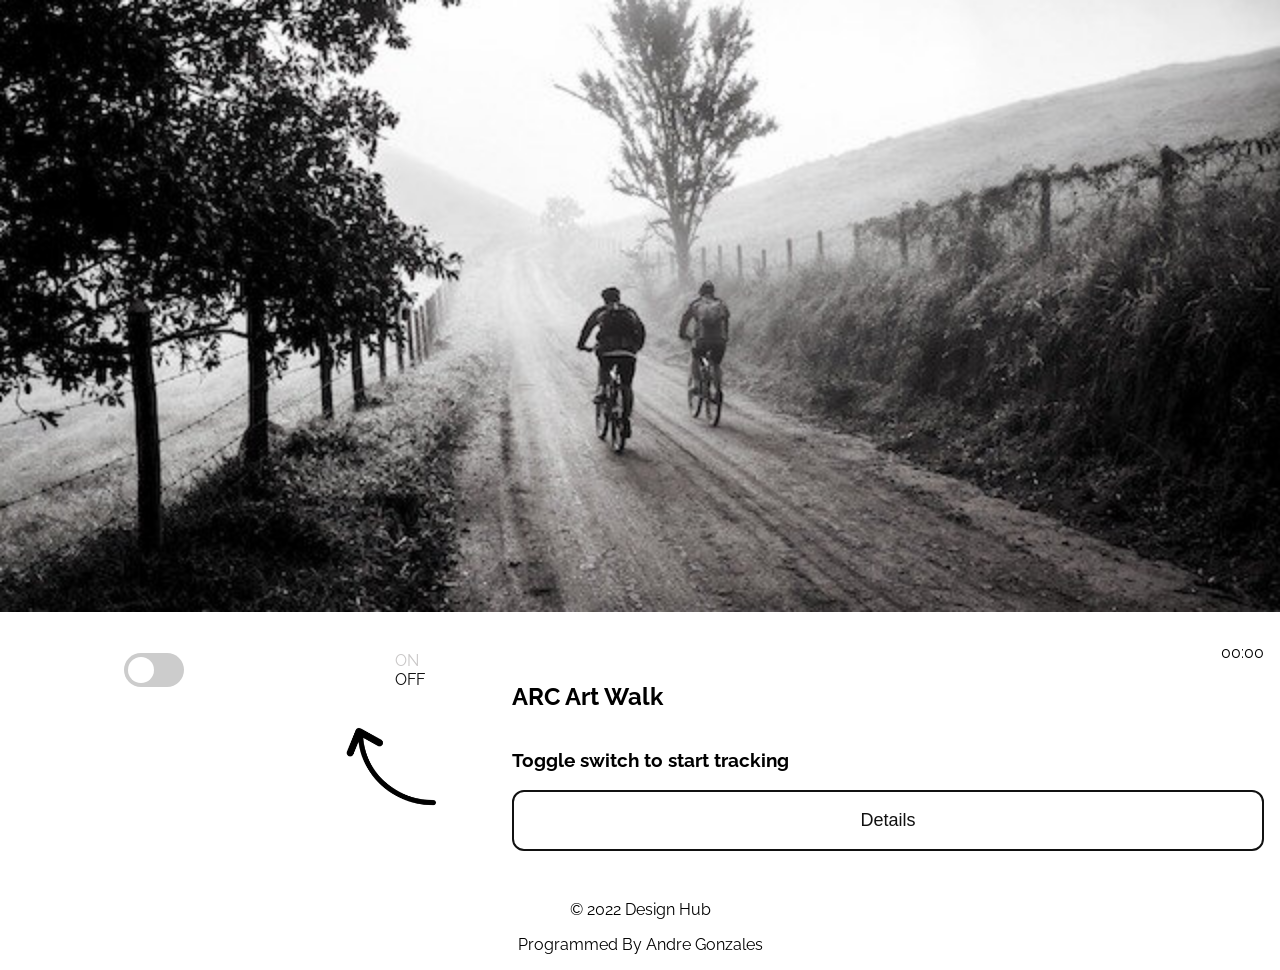
<file: index.html>
<!DOCTYPE html>
<html lang="en">
<head>
  <meta charset="UTF-8">
  <meta http-equiv="X-UA-Compatible" content="IE=edge">
  <meta name="viewport" content="width=device-width, initial-scale=1.0">
  <meta name="description" content="A location activated audio-tour of the American River College Art Walkabout.">
  <link rel="manifest" href="./manifest.json">
  <script src="./js/app.js" defer></script>
  <script src="./js/sidebar.js" defer></script>
  <title>ARC Art Department</title>
  <link rel="stylesheet" href="./css/main.css">
  <!-- IOS Support  -->
  <link rel="apple-touch-icon" href="./image/icon-192.png">
  <meta name="apple-mobile-web-app-status-bar" content="#111111">
  <meta name="theme-color" content="#111111">
  <link rel="icon" type="image/png" sizes="48x48" href="./image/favicon-48x48.png">
  <link rel="shortcut icon" href="./favicon.ico">

</head>
<body>
  <header>
    <!-- <nav>
      <div class="nav-menu-button">
        <button id="openBtn">&#9776; MENU</button>
      </div>
      <div id="sidebar" class="nav-sidebar">
        <button id="closeBtn">&times;</button>
        <a href="#">About The Project</a>
        <a href="#">Poems</a>
        <ul>
          <li><a href="https://sites.google.com/view/soundriver/home/the-poems/poem-1" target="_blank">Poem 1</a></li>
          <li><a href="https://sites.google.com/view/soundriver/home/the-poems/poem-2" target="_blank">Poem 2</a></li>
          <li><a href="https://sites.google.com/view/soundriver/home/the-poems/poem-3" target="_blank">Poem 3</a></li>
          <li><a href="https://sites.google.com/view/soundriver/home/the-poems/poem-4" target="_blank">Poem 4</a></li>
          <li><a href="https://sites.google.com/view/soundriver/home/the-poems/poem-5" target="_blank">Poem 5</a></li>
          <li><a href="https://sites.google.com/view/soundriver/home/the-poems/poem-6" target="_blank">Poem 6</a></li>
          <li><a href="https://sites.google.com/view/soundriver/home/the-poems/poem-7" target="_blank">Poem 7</a></li>
          <li><a href="https://sites.google.com/view/soundriver/home/the-poems/poem-8" target="_blank">Poem 8</a></li>
          <li><a href="https://sites.google.com/view/soundriver/home/the-poems/poem-9" target="_blank">Poem 9</a></li>
          <li><a href="https://sites.google.com/view/soundriver/home/the-poems/poem-10" target="_blank">Poem 10</a></li>
        </ul>
        <a href="#">Privacy Policy</a>
      </div>
    </nav> -->
  </header>
  <main>
    <div class="container">
      <section id="main-header" style="background-image: url(./image/mtb-image.jpg);">
        <!-- <button id="stop-sound">Pause &equals;</button>
        <button id="resume-sound">Resume &vrtri;</button> -->
      </section>
      <section id="main-content">
        <div class="content-container">
          <div class="tracking-controls">
            <div class="toggle-group">
              <label class="switch">
                <input type="checkbox" name="tracking-toggle" id="tracking-toggle" tabindex="0">
                <span class="slider round"></span>
              </label>
              <div class="power-indicator">
                <div id="on" class="dim">ON</div>
                <div id="off" class="lit">OFF</div>
              </div>

            </div>
            <div class="tracking-info">
              <div id="tracking-message-box">
                <div id="tracking-message">
                  <span id="tracking"></span>
                </div>
              </div>
              <div class="coordinate-container">
                <span id="campLoc"></span>
                <span id="artName"></span>
                <span id="latDisplay"></span>
                <span id="longDisplay"></span>
              </div>
            </div>
          </div>
          <div class="info-content">
            <div id="countdown">
              <span id="minuteDisplay">00</span><span>:</span><span id="secondDisplay">00</span>
            </div>
            <h2>ARC Art Walk</h2>
            <h3>
              <img class="arrow" src="./image/arrow-left-up.png" alt="arrow pointing to toggle">
              Toggle switch to start tracking</h3>
            <input type="button" value="Details" tabindex="1">
            <div id="details" class="no-display">
              <ol>
                <li>Please "Allow" locations permissions</li>
                <!-- <li>Allow or remove any popup blockers for this domain</li> -->
                <li>Toggle the Start switch to the on position and the poems will start launching automatically</li>
                <li>When you're done or to stop the app at any time, simply toggle the Start switch to the OFF postition</li>
              </ol>
            </div>
          </div>
        </div>
      </section>
    </div>
  </main>
  <footer>
    <div class="footer-details">
      &copy; 2022 Design Hub
      <p>Programmed By Andre Gonzales</p>
    </div>
  </footer>
</body>
</html>
</file>
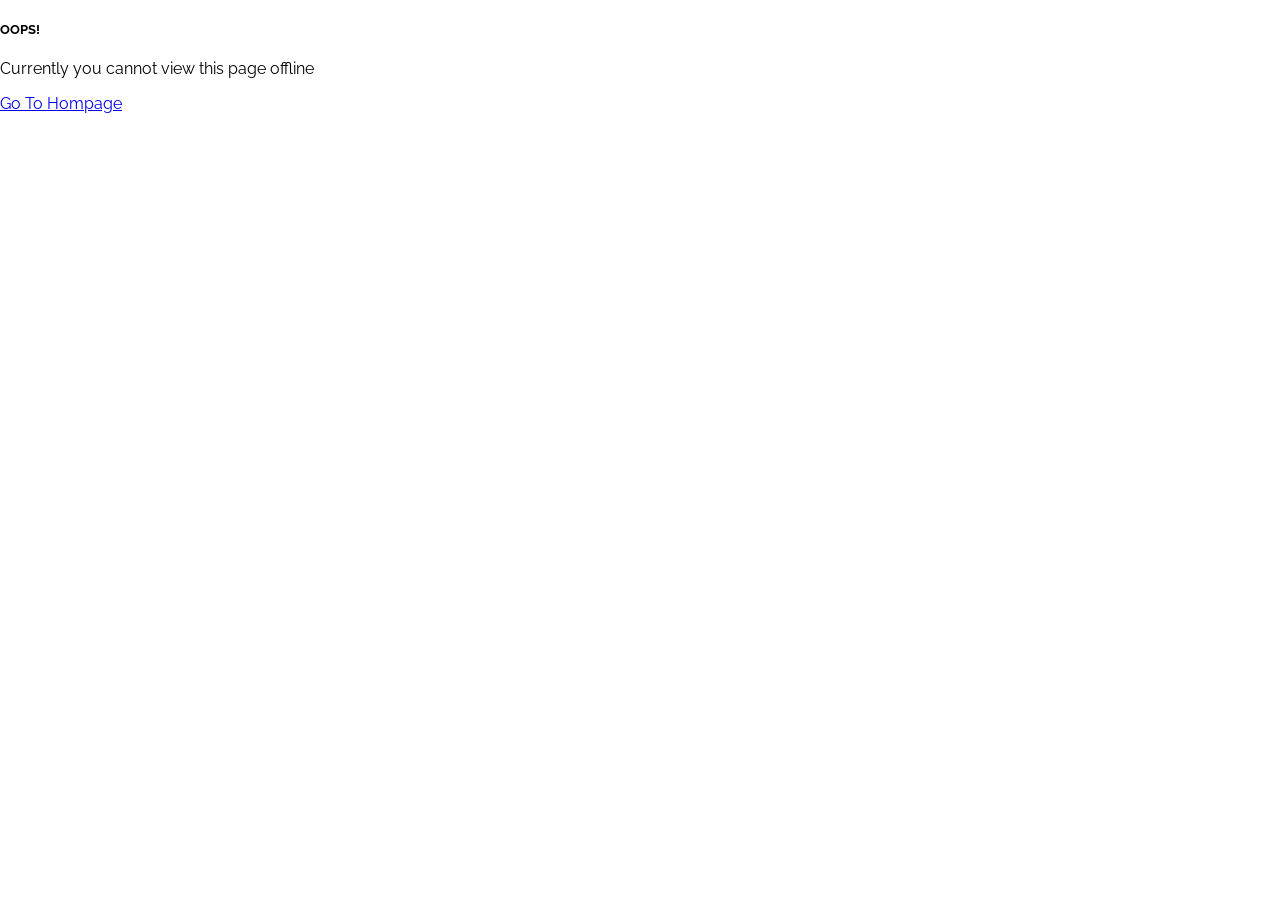
<file: routes/fallback.html>
<!DOCTYPE html>
<html lang="en">
<head>
  <meta charset="UTF-8">
  <meta http-equiv="X-UA-Compatible" content="IE=edge">
  <meta name="viewport" content="width=device-width, initial-scale=1.0">
  <meta name="description" content="This is a testing site for discovering the benefits of PWA including GPS tracking.">
  <link rel="manifest" href="/manifest.json">
  <script src="/js/app.js" defer></script>
  <title>PWA Test Static Site</title>
  <link rel="stylesheet" href="/css/main.css">
  <!-- IOS Support  -->
  <link rel="apple-touch-icon" href="/image/icon-192.png">
  <meta name="apple-mobile-web-app-status-bar" content="#a55ca7">
  <meta name="theme-color" content="#333bad">
</head>
<body>
  <main>
    <div class="flex-col-center">
      <h5>OOPS!</h5>
      <P>Currently you cannot view this page offline</P>
      <a href="/" class="btn">Go To Hompage</a>
    </div>
  </main>
</body>
</html>
</file>
<file: css/main.css>
@import url('https://fonts.googleapis.com/css2?family=Raleway:wght@300;400;600;700&display=swap');

body {
  margin: 0;
  padding: 0;
  box-sizing: border-box;
  height: 100%;
  font-family: 'Raleway', sans-serif;
}

 /* MENU AND SIDEBAR  */
.nav-sidebar {
  height: 100%;
  width: 0;
  position: fixed;
  z-index: 1;
  top: 0;
  right: 0;
  background-color: #111;
  overflow-x: hidden;
  padding-top: 1em;
  transition: 0.5s;
}

.nav-sidebar a {
  padding: 8px 8px 8px 32px;
  text-decoration: none;
  font-size: 2em;
  color: #818181;
  display: block;
  transition: 0.3s;
}

.nav-sidebar a:hover {
  color: #f1f1f1;
}
.nav-menu-button {
  display: inline-block;
  position: absolute;
  top: 1em;
  right: 1em;
}
ul {
  display: flex;
  flex-flow: column;
}
ul li {
  list-style: none;
}
ul li a {
  text-decoration: none;
}
#openBtn {
  background-color: transparent;
  border: none;
}
#closeBtn {
  position: absolute;
  top: 0;
  right: 25px;
  font-size: 36px;
  margin-left: 50px;
  background-color: transparent;
  color: #f1f1f1;
  border: none;
  
}

 /* TOGGLE SWITCH */
 .switch {
   --w:60px;
   --h:34px;
   position: relative;
   display: inline-block;
   width: var(--w);
   height: var(--h);
 }

 .switch input {
   opacity: 0;
   width: 0;
   height: 0;
 }

 .slider {
    position: absolute;
    cursor: pointer;
    top: 0;
    left: 0;
    right: 0;
    bottom: 0;
    background-color: #ccc;
    -webkit-transition: .4s;
    transition: .4s;
 }

 .slider::before {
  position: absolute;
  content: "";
  height: 26px;
  width: 26px;
  left: 4px;
  bottom: 4px;
  background-color: #fff;
  -webkit-transition: .4s;
  transition: .4s;
}
.slider.round {
  border-radius: 34px;
}
.slider:before {
  border-radius: 50%;
}
 
input:checked + .slider {
  background-color: #18191a;
}
input:focus + .slider {
  box-shadow: 0 0 1px #18191a;
}
 
input:checked + .slider:before {
  -webkit-transform: translateX(26px);
  -ms-transform: translateX(26px);
  transform: translateX(26px);
}

 /* MAIN CONTENT */
 .container, .container-fallback {
   height: 100vh;
   /* min-height: -webkit-fill-available; */
   display: flex;
   flex-flow: column;
 }
 .container-fallback {
   justify-content: center;
   align-items: center;
   color: #eff;
   background-color: #111;
 }
 .container-fallback a {
   color: #eff;
 }
 .fallback-image {
   font-size: 50vw;
 }
 #main-header {
   /* background-image: url(/image/mtb-image.jpg); */
   background-size: cover;
   background-position: center;
   width: 100%;
   height: 68%;
 }
 #main-content {
   display: flex;
   flex-flow: column;
   flex: 1 1 auto;
 }
 .content-container {
   display: grid;
   grid-template-columns: repeat(5, 1fr);
   height: 100%;
   width: 100%;
   flex: 1 1 auto;

 }

 .tracking-controls {
   display: grid;
   grid-template-rows: repeat(5, 1fr);
   height: 100%;
   grid-column: 1/3;
 }

 .toggle-group {
   display: grid;
   grid-template-columns: repeat(5, 1fr);
   grid-row: 1/3;
   position: relative;
 }
 .switch {
   grid-column: 1/4;
   justify-self: center;
   align-self: center;
   
 }
 .power-indicator {
   grid-column: 4/6;
   justify-self: center;
   align-self: center;
 }

 .lit {
  color: #111;
 }
 .dim {
  color: #cac8c8;
 }

 .tracking-info {
   display: grid;
   grid-template-rows: repeat(5, 1fr);
   grid-row: 3/6;
 }
 #tracking-message-box {
   visibility: hidden;
   overflow: hidden;
   z-index: 1;
   grid-row: 1/4;
   justify-self: center;
   align-self: center;
   width: 100%;
   height: 100%;
   filter: drop-shadow(0px 8px 4px #ccc);
 }

 .bounce-animation {
  animation: bounce 1.5s ease-out  infinite;
 }

 #tracking-message {
  display: flex;
  justify-content: center;
  align-items: center;
  clip-path: polygon(20% 0 , 80% 0, 80% 70%, 55% 70%, 50% 90%, 45% 70%, 20% 70% );
  background-color: #fff;
  width: 100%;
  height: 100%;

 }
 .coordinate-container {
   display: flex;
   flex-flow: column;
   justify-content: center;
   align-items: center;
   grid-row: 4/6;
   justify-self: center;
   align-self: center;
   padding: 0 0 0 1em;
   text-align: center;
 }

 .info-content {
   display: flex;
   flex-flow: column;
   justify-content: center;
   align-items: flex-start;
   height: 100%;
   grid-column: 3/6;
   text-align: center;
   padding-right: 1em;
 }

 .info-content h3 {
   position: relative;
 }
 #countdown {
   align-self: flex-end;
 }
 input[type="button"] {
   align-self: center;
   background-color: hsla(0, 0%, 100%, .8);
   color: #111;
   margin-bottom: 1em;
   padding: 1em;
   width: 100%;
   border: 2px solid #111;
   border-radius: 12px;
   box-shadow: none;
   font-size: large;
 }
 input[type="button"]:hover {
   background-color: #111;
   color: #fff;
 }

 .arrow {
   position: absolute;
   top: -100%;
   left: -60%;
   width: 5em;
   animation: reveal 3s linear;
 }
 .no-display {
   display: none;
 }
 .display {
   display: block;
 }
 ol {
   padding: 0;
   margin-top: 0;
   text-align: left;
 }
 .footer-details {
   width: 100%;
   text-align: center;
 }

 @keyframes reveal {
   0% {
     opacity: 0;
   }
   100% {
     opacity: 1;
   }
   
 }
 @keyframes bounce {
   0% {
     transform: translateY(0);
   }
   50% {
     transform: translateY(-10px);
   }
   100% {
     transform: translateY(0);
   }
 }
</file>
